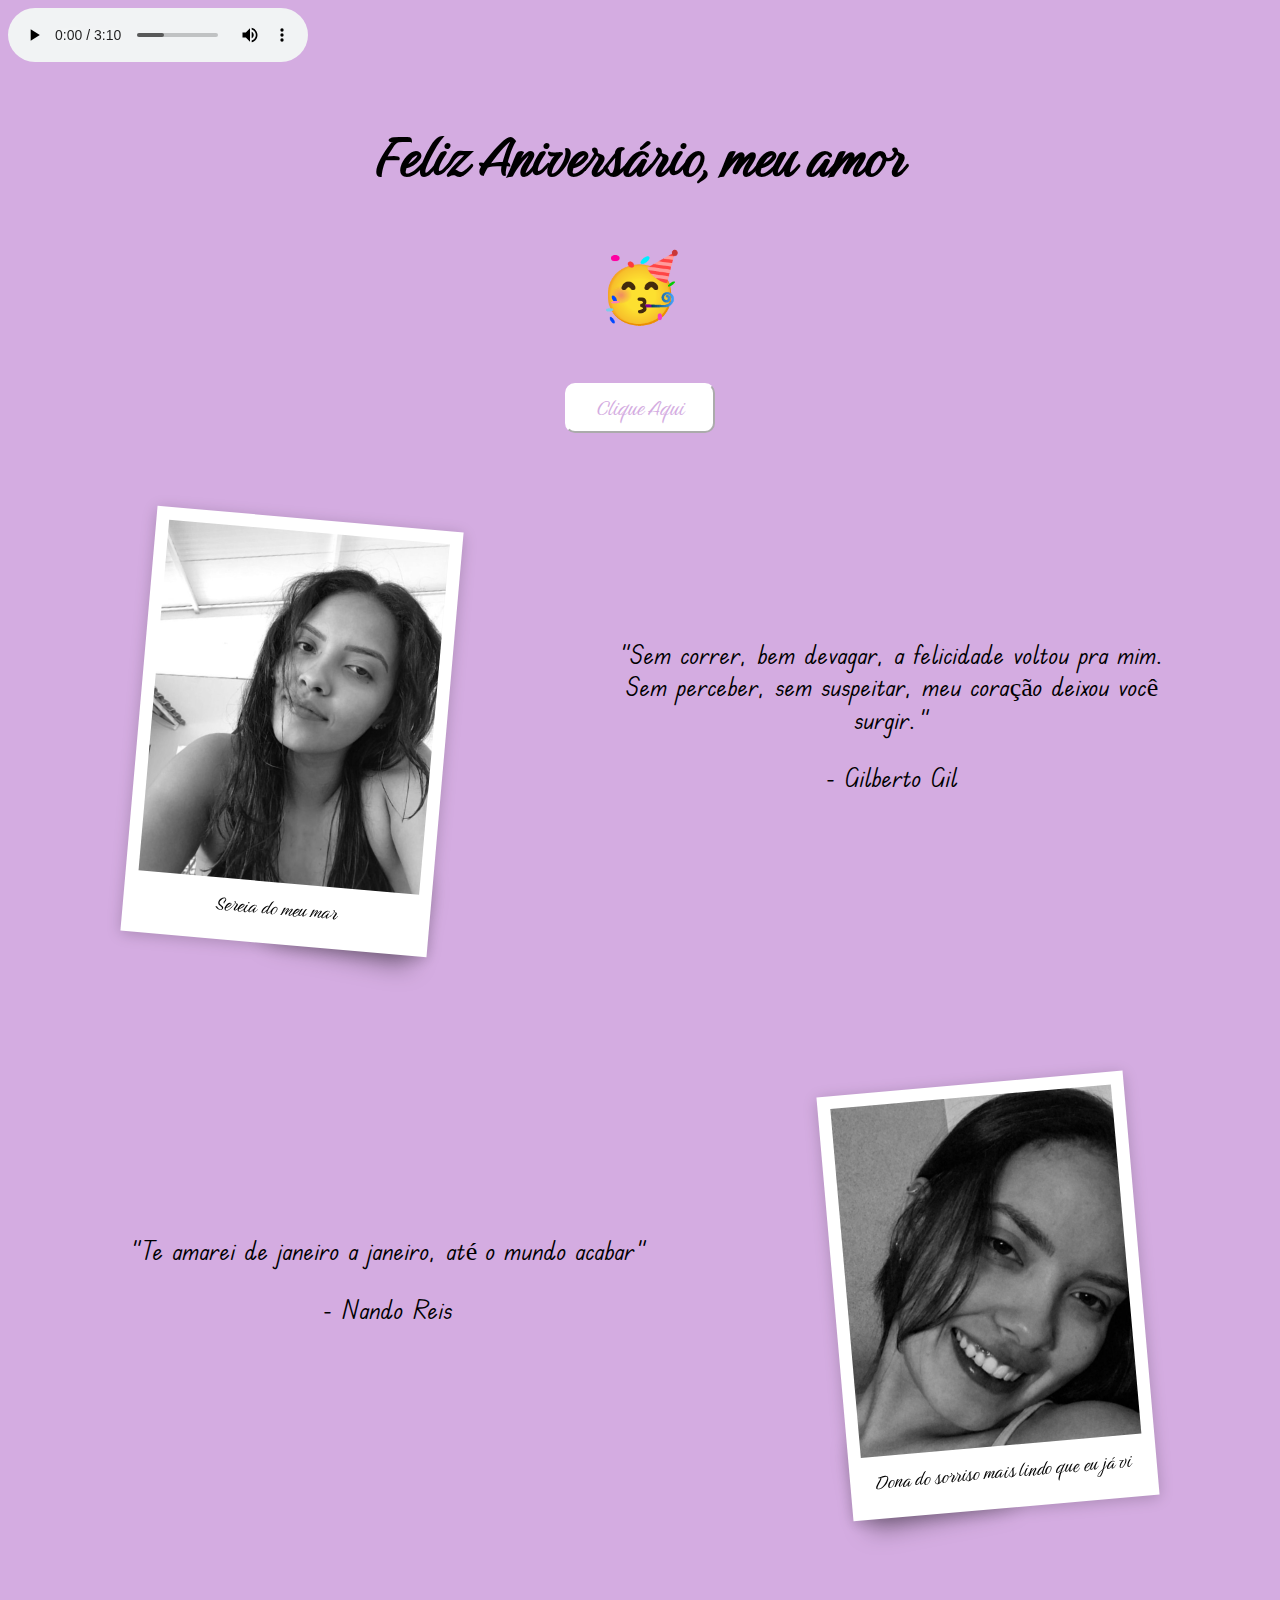
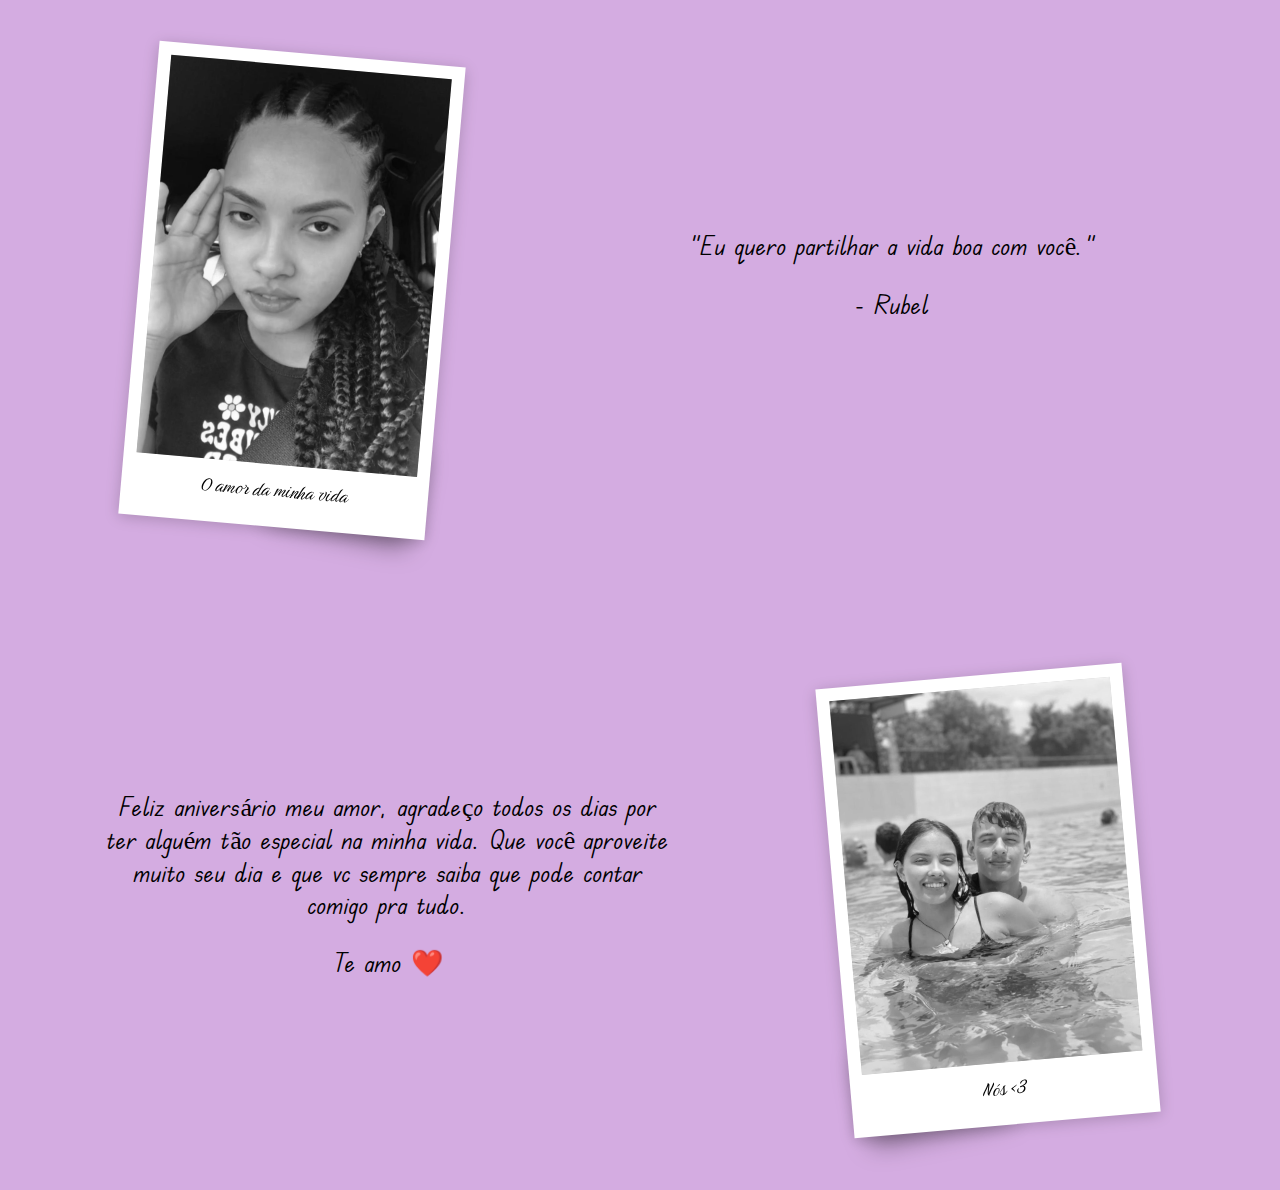
<file: index.html>
<!DOCTYPE html>
<html lang="en">
<head>
    <meta charset="UTF-8">
    <meta name="viewport" content="width=device-width, initial-scale=1.0">
    <link rel="preconnect" href="https://fonts.googleapis.com">
    <link rel="preconnect" href="https://fonts.gstatic.com" crossorigin>
    <link href="https://fonts.googleapis.com/css2?family=Birthstone&family=Edu+TAS+Beginner:wght@400;500;600;700&display=swap" rel="stylesheet">
    <link rel="stylesheet" href="style.css">
    <title>Julia Isis's Birthday</title>
</head>
<body>
    <audio class="myAudio" controls autoplay>
        <source src="./audio/de-janeiro-a-janeiro.mp3" type="audio/mpeg">
        Seu navegador não suporta o elemento de áudio.
    </audio>
    <h1 class="title">Feliz Aniversário, meu amor</h1>
    <h1 class="title">&#129395</h1>
    <div class="musicPlayer">
        <button  onclick="playAudio()">Clique Aqui </button>
    </div>
    <div class="wrapper">
        <div class="division">
            <div class="item">
                <div class="polaroid">
                    <img src="./images/julia_um.jpeg">
                    <div class="caption">Sereia do meu mar</div>
                </div>
            </div>
            <div class="text">
                <p>“Sem correr, bem devagar, a felicidade voltou pra mim. Sem perceber, sem suspeitar, meu coração deixou você surgir.”</p>
                <p>- Gilberto Gil</p>
            </div>
        </div>
        <div class="division">
            <div class="text">
                <p>"Te amarei de janeiro a janeiro, até o mundo acabar"</p>
                <p>- Nando Reis</p>
            </div>
            <div class="item">
                <div class="text"></div>
                <div class="polaroid">
                    <img src="./images/julia_dois.jpeg">
                    <div class="caption">Dona do sorriso mais lindo que eu já vi</div>
                </div>
            </div>
        </div>
        <div class="division">
            <div class="item">
                <div class="polaroid">
                    <img src="./images/julia_tres.jpeg">
                    <div class="caption">O amor da minha vida</div>
                </div>
                <div class="text"></div>
            </div>
            <div class="text">
                <p>“Eu quero partilhar a vida boa com você.”</p>
                <p>- Rubel</p>
            </div>
        </div>
        <div class="division">
            <div class="text">
                <p>Feliz aniversário meu amor, agradeço todos os dias por ter alguém tão especial na minha vida. Que você aproveite muito seu dia e que vc sempre saiba que pode contar comigo pra tudo.</p>
                <p>Te amo ❤️</p>
            </div>
            <div class="item">
                <div class="polaroid">
                    <img src="./images/julia_e_eu.jpeg">
                    <div class="caption">Nós <3</div>
                </div>
            </div>
        </div>
    </div>
    <script src="./scripts.js"></script>
</body>

</html>
</file>
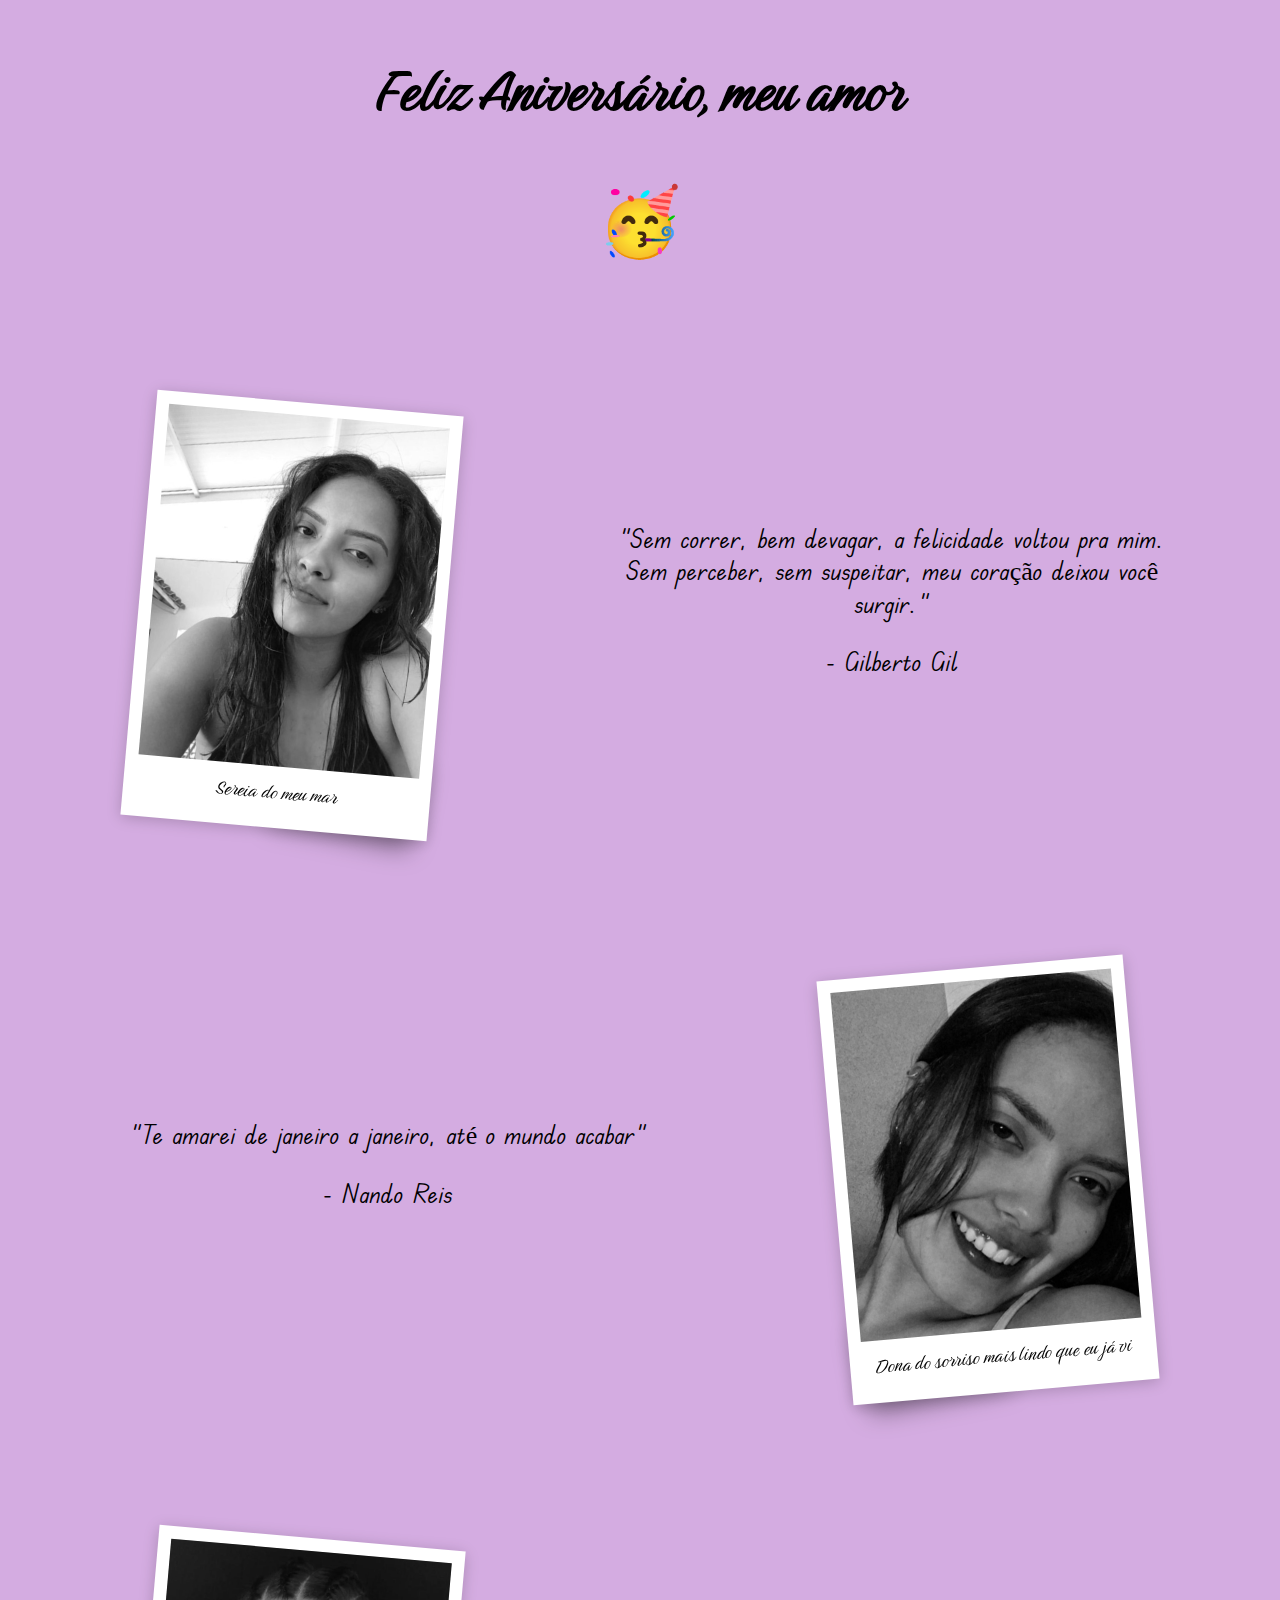
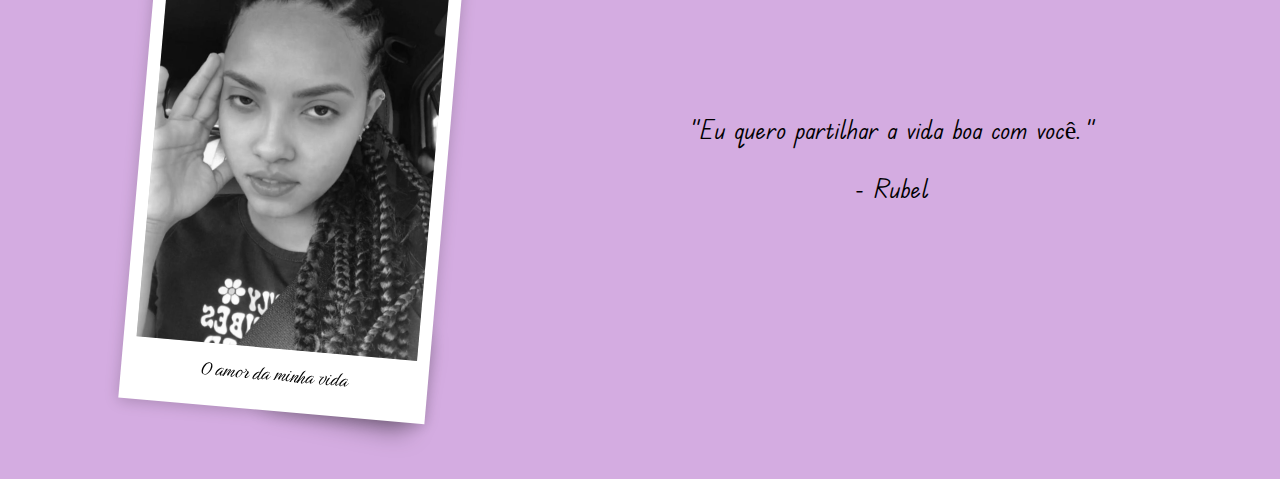
<file: main.html>
<!DOCTYPE html>
<html lang="en">
<head>
    <meta charset="UTF-8">
    <meta name="viewport" content="width=device-width, initial-scale=1.0">
    <link rel="preconnect" href="https://fonts.googleapis.com">
    <link rel="preconnect" href="https://fonts.gstatic.com" crossorigin>
    <link href="https://fonts.googleapis.com/css2?family=Birthstone&family=Edu+TAS+Beginner:wght@400;500;600;700&display=swap" rel="stylesheet">
    <link rel="stylesheet" href="style.css">
    <title>Julia Isis's Birthday</title>
</head>
<body>
    <h1 class="title">Feliz Aniversário, meu amor</h1>
    <h1 class="title">&#129395</h1>
    <div class="wrapper">
        <div class="division">
            <div class="item">
                <div class="polaroid">
                    <img src="./images/julia_um.jpeg">
                    <div class="caption">Sereia do meu mar</div>
                </div>
            </div>
            <div class="text">
                <p>“Sem correr, bem devagar, a felicidade voltou pra mim. Sem perceber, sem suspeitar, meu coração deixou você surgir.”</p>
                <p>- Gilberto Gil</p>
            </div>
        </div>
        <div class="division">
            <div class="text">
                <p>"Te amarei de janeiro a janeiro, até o mundo acabar"</p>
                <p>- Nando Reis</p>
            </div>
            <div class="item">
                <div class="text"></div>
                <div class="polaroid">
                    <img src="./images/julia_dois.jpeg">
                    <div class="caption">Dona do sorriso mais lindo que eu já vi</div>
                </div>
            </div>
        </div>
        <div class="division">
            <div class="item">
                <div class="polaroid">
                    <img src="./images/julia_tres.jpeg">
                    <div class="caption">O amor da minha vida</div>
                </div>
                <div class="text"></div>
            </div>
            <div class="text">
                <p>“Eu quero partilhar a vida boa com você.”</p>
                <p>- Rubel</p>
            </div>
        </div>  
    </div>
</body>
</html>
</file>
<file: style.css>
* {
    background-color: #d4ace1;
    box-sizing: border-box;
}

.title {
    display: flex;
    justify-content: center;
    text-align: center;
    font-family: "Birthstone";
    font-size: 67px;
}

.musicPlayer {
    display: flex;
    justify-content: center;
}

.musicPlayer > button {
    background-color: #fff;
    border-color: #fff;
    border-radius: 10px;
    height: 50px;
    width: 150px;
    font-family: "Birthstone";
    font-size: 26px;
    color:#d4ace1;
    cursor: pointer;
}

.wrapper {
    width: 100%;
    padding: 0 2rem;
    text-align: center;
    display: flex;
    flex-direction: column;
}

.division {
    display: flex;
    justify-content: space-around;
    align-items: center;
}

.text > p {
    font-family: 'Edu TAS Beginner';
    font-size: 26px;
    width: 45vw;
}
  
.polaroid {
    background: #fff;
    padding: 1rem;
    box-shadow: 0 0.2rem 1.2rem rgba(0,0,0,0.2);
}
  
.polaroid > img{
    max-width: 100%;
    height: auto;
}
  
.caption {
    font-size: 1.8rem;
    text-align: center;
    line-height: 2em;
    background-color: #fff;
    font-family: "Birthstone";
}
  
.item {
    width: 30vw;
    margin-top: 2rem;
    filter: grayscale(100%);
    display: flex;
}
  
.item .polaroid:before {
    content: '';
    position: absolute;
    z-index: -1;
    transition: all 0.35s;
}
  
.item:nth-of-type(4n+1) {
    transform: scale(0.8, 0.8) rotate(5deg);
    transition: all 0.35s;
}
  
.item:nth-of-type(4n+1) .polaroid:before {
    transform: rotate(6deg);
    height: 20%;
    width: 47%;
    bottom: 30px;
    right: 12px;
    box-shadow: 0 2.1rem 2rem rgba(0,0,0,0.4);
}
  
.item:nth-of-type(4n+2) {
    transform: scale(0.8, 0.8) rotate(-5deg);
    transition: all 0.35s;
}
  
.item:nth-of-type(4n+2) .polaroid:before {
    transform: rotate(-6deg);
    height: 20%;
    width: 47%;
    bottom: 30px;
    left: 12px;
    box-shadow: 0 2.1rem 2rem rgba(0,0,0,0.4);
}
  
.item:nth-of-type(4n+4) {
    transform: scale(0.8, 0.8) rotate(3deg);
    transition: all 0.35s;
}
  
.item:nth-of-type(4n+4) .polaroid:before {
    transform: rotate(4deg);
    height: 20%;
    width: 47%;
    bottom: 30px;
    right: 12px;
    box-shadow: 0 2.1rem 2rem rgba(0,0,0,0.3);
}

.item:nth-of-type(4n+3) {
    transform: scale(0.8, 0.8) rotate(-3deg);
    transition: all 0.35s;
}

.item:nth-of-type(4n+3) .polaroid:before {
    transform: rotate(-4deg);
    height: 20%;
    width: 47%;
    bottom: 30px;
    left: 12px;
    box-shadow: 0 2.1rem 2rem rgba(0,0,0,0.3);
}
  
.item:hover {
    filter: none;
    transform: scale(1, 1) rotate(0deg) !important;
    transition: all 0.35s;
}

.item:hover .polaroid:before {
    content: '';
    position: absolute;
    z-index: -1;
    transform: rotate(0deg);
    height: 90%;
    width: 90%;
    bottom: 0%;
    right: 5%;
    box-shadow: 0 1rem 3rem rgba(0,0,0,0.2);
    transition: all 0.35s;
}

@media screen and (max-width: 768px) {
    .text > p {
        font-family: 'Edu TAS Beginner';
        font-size: 18px;
        width: 45vw;
    }

    .caption {
        font-size: 1.2rem;
        text-align: center;
        line-height: 1em;
        background-color: #fff;
        font-family: "Birthstone";
    }
}
</file>
